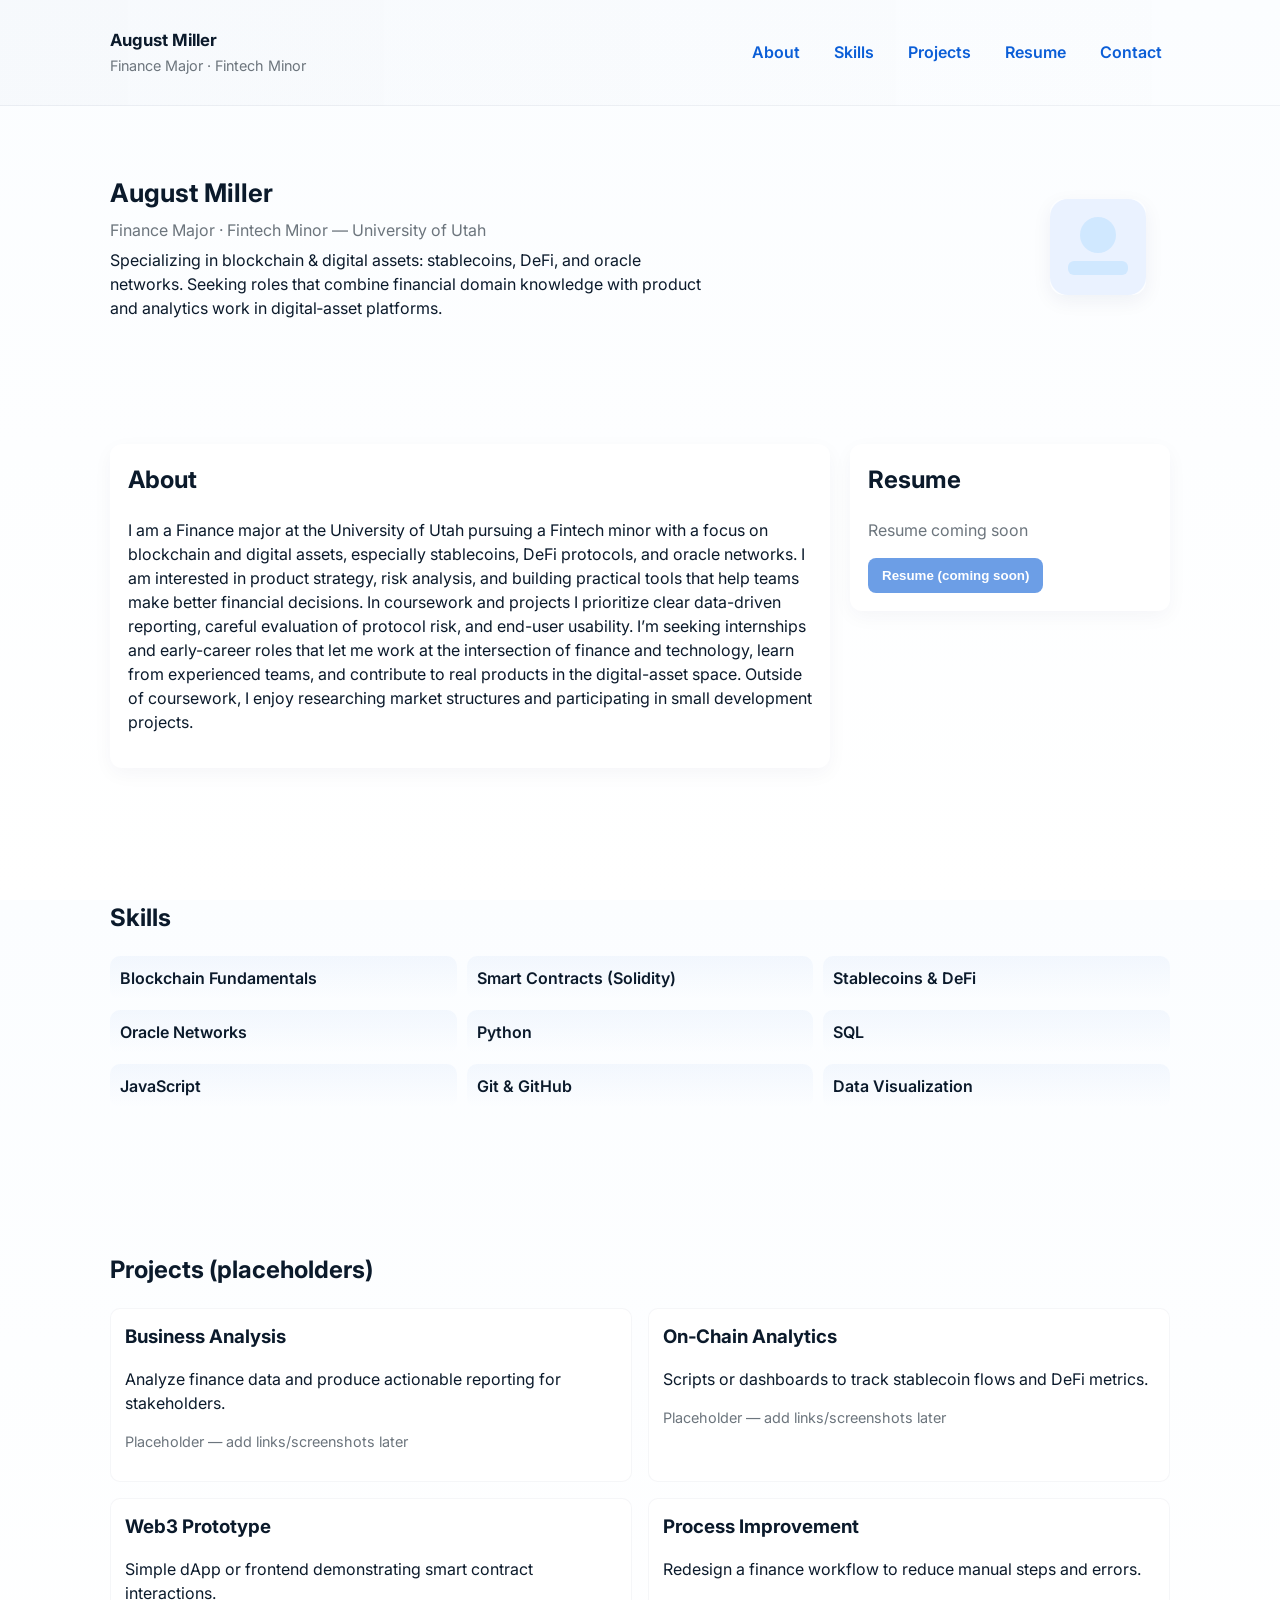
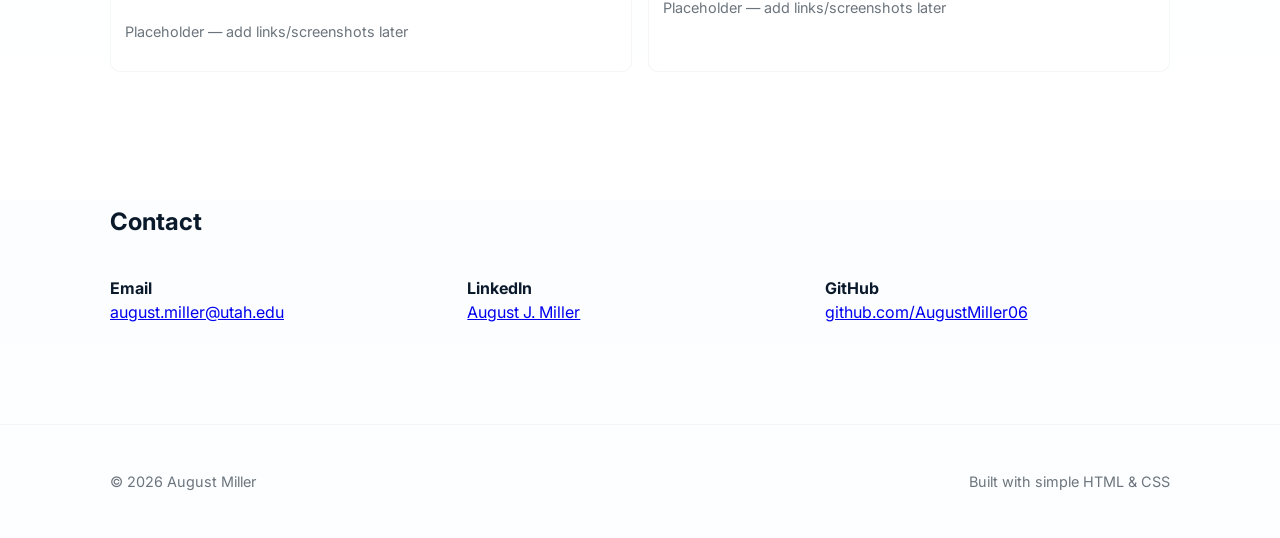
<file: index.html>
<!doctype html>
<html lang="en">
<head>
  <meta charset="utf-8" />
  <meta name="viewport" content="width=device-width,initial-scale=1" />
  <title>August Miller — Portfolio</title>

  <!-- Google Font -->
  <link href="https://fonts.googleapis.com/css2?family=Inter:wght@300;400;600;700&display=swap" rel="stylesheet">

  <!-- Stylesheet -->
  <link rel="stylesheet" href="styles.css">
</head>
<body>
  <header class="site-header">
    <div class="wrap header-inner">
      <div class="brand">
        <div class="name">August Miller</div>
        <div class="title">Finance Major · Fintech Minor</div>
      </div>

      <nav class="main-nav" aria-label="Primary">
        <a href="#about">About</a>
        <a href="#skills">Skills</a>
        <a href="#projects">Projects</a>
        <a href="#resume">Resume</a>
        <a href="#contact">Contact</a>
      </nav>

      <button class="nav-toggle" aria-expanded="false" aria-label="Toggle navigation">☰</button>
    </div>
  </header>

  <main>
    <section class="hero">
      <div class="wrap hero-inner">
        <div class="hero-left">
          <h1 class="hero-name">August Miller</h1>
          <p class="hero-role">Finance Major · Fintech Minor — University of Utah</p>
          <p class="hero-blurb">
            Specializing in blockchain & digital assets: stablecoins, DeFi, and oracle networks. Seeking roles
            that combine financial domain knowledge with product and analytics work in digital‑asset platforms.
          </p>
        </div>
        <div class="hero-right" aria-hidden="true">
          <div class="avatar" title="August Miller">
            <svg width="96" height="96" viewBox="0 0 96 96" fill="none" xmlns="http://www.w3.org/2000/svg">
              <rect width="96" height="96" rx="18" fill="#EAF2FF"/>
              <circle cx="48" cy="36" r="18" fill="#D0E8FF"/>
              <rect x="18" y="62" width="60" height="14" rx="6" fill="#D0E8FF"/>
            </svg>
          </div>
        </div>
      </div>
    </section>

    <section id="about" class="section">
      <div class="wrap section-grid">
        <div class="card">
          <h2>About</h2>
          <p>
            I am a Finance major at the University of Utah pursuing a Fintech minor with a focus on blockchain and digital assets, 
            especially stablecoins, DeFi protocols, and oracle networks. I am interested in product strategy, risk analysis, 
            and building practical tools that help teams make better financial decisions. In coursework and projects I prioritize 
            clear data-driven reporting, careful evaluation of protocol risk, and end-user usability. I’m seeking internships and 
            early-career roles that let me work at the intersection of finance and technology, learn from experienced teams, and 
            contribute to real products in the digital-asset space. Outside of coursework, I enjoy researching market structures and 
            participating in small development projects.
          </p>
        </div>

        <div class="card">
          <h2 id="resume">Resume</h2>
          <p class="muted">Resume coming soon</p>
          <div class="card-cta">
            <button class="btn" disabled>Resume (coming soon)</button>
          </div>
        </div>
      </div>
    </section>

    <section id="skills" class="section">
      <div class="wrap">
        <h2>Skills</h2>
        <ul class="skills-grid" aria-label="Skills list">
          <li>Blockchain Fundamentals</li>
          <li>Smart Contracts (Solidity)</li>
          <li>Stablecoins & DeFi</li>
          <li>Oracle Networks</li>
          <li>Python</li>
          <li>SQL</li>
          <li>JavaScript</li>
          <li>Git & GitHub</li>
          <li>Data Visualization</li>
        </ul>
      </div>
    </section>

    <section id="projects" class="section">
      <div class="wrap">
        <h2>Projects (placeholders)</h2>
        <div class="projects-grid">
          <article class="project-card">
            <h3>Business Analysis</h3>
            <p>Analyze finance data and produce actionable reporting for stakeholders.</p>
            <p class="small muted">Placeholder — add links/screenshots later</p>
          </article>

          <article class="project-card">
            <h3>On‑Chain Analytics</h3>
            <p>Scripts or dashboards to track stablecoin flows and DeFi metrics.</p>
            <p class="small muted">Placeholder — add links/screenshots later</p>
          </article>

          <article class="project-card">
            <h3>Web3 Prototype</h3>
            <p>Simple dApp or frontend demonstrating smart contract interactions.</p>
            <p class="small muted">Placeholder — add links/screenshots later</p>
          </article>

          <article class="project-card">
            <h3>Process Improvement</h3>
            <p>Redesign a finance workflow to reduce manual steps and errors.</p>
            <p class="small muted">Placeholder — add links/screenshots later</p>
          </article>
        </div>
      </div>
    </section>

    <section id="contact" class="section">
      <div class="wrap">
        <h2>Contact</h2>
        <div class="contact-grid">
          <div>
            <p><strong>Email</strong><br><a href="mailto:august.miller@utah.edu">august.miller@utah.edu</a></p>
          </div>
          <div>
            <p><strong>LinkedIn</strong><br><a href="https://www.linkedin.com/in/august-j-miller/" target="_blank" rel="noopener">August J. Miller</a></p>
          </div>
          <div>
            <p><strong>GitHub</strong><br><a href="https://github.com/AugustMiller06" target="_blank" rel="noopener">github.com/AugustMiller06</a></p>
          </div>
        </div>
      </div>
    </section>
  </main>

  <footer class="site-footer">
    <div class="wrap">
      <div class="footer-inner">
        <div class="small muted">&copy; <span id="year"></span> August Miller</div>
        <div class="small muted">Built with simple HTML & CSS</div>
      </div>
    </div>
  </footer>

  <script>
    // Year
    document.getElementById('year').textContent = new Date().getFullYear();

    // Mobile nav toggle
    const navToggle = document.querySelector('.nav-toggle');
    const nav = document.querySelector('.main-nav');
    navToggle.addEventListener('click', () => {
      const expanded = navToggle.getAttribute('aria-expanded') === 'true';
      navToggle.setAttribute('aria-expanded', String(!expanded));
      nav.classList.toggle('open');
    });

    // Smooth scroll
    document.querySelectorAll('a[href^="#"]').forEach(a=>{
      a.addEventListener('click', e=>{
        const target = document.querySelector(a.getAttribute('href'));
        if (target) { e.preventDefault(); target.scrollIntoView({behavior:'smooth', block:'start'}); }
      });
    });
  </script>
</body>
</html>
</file>
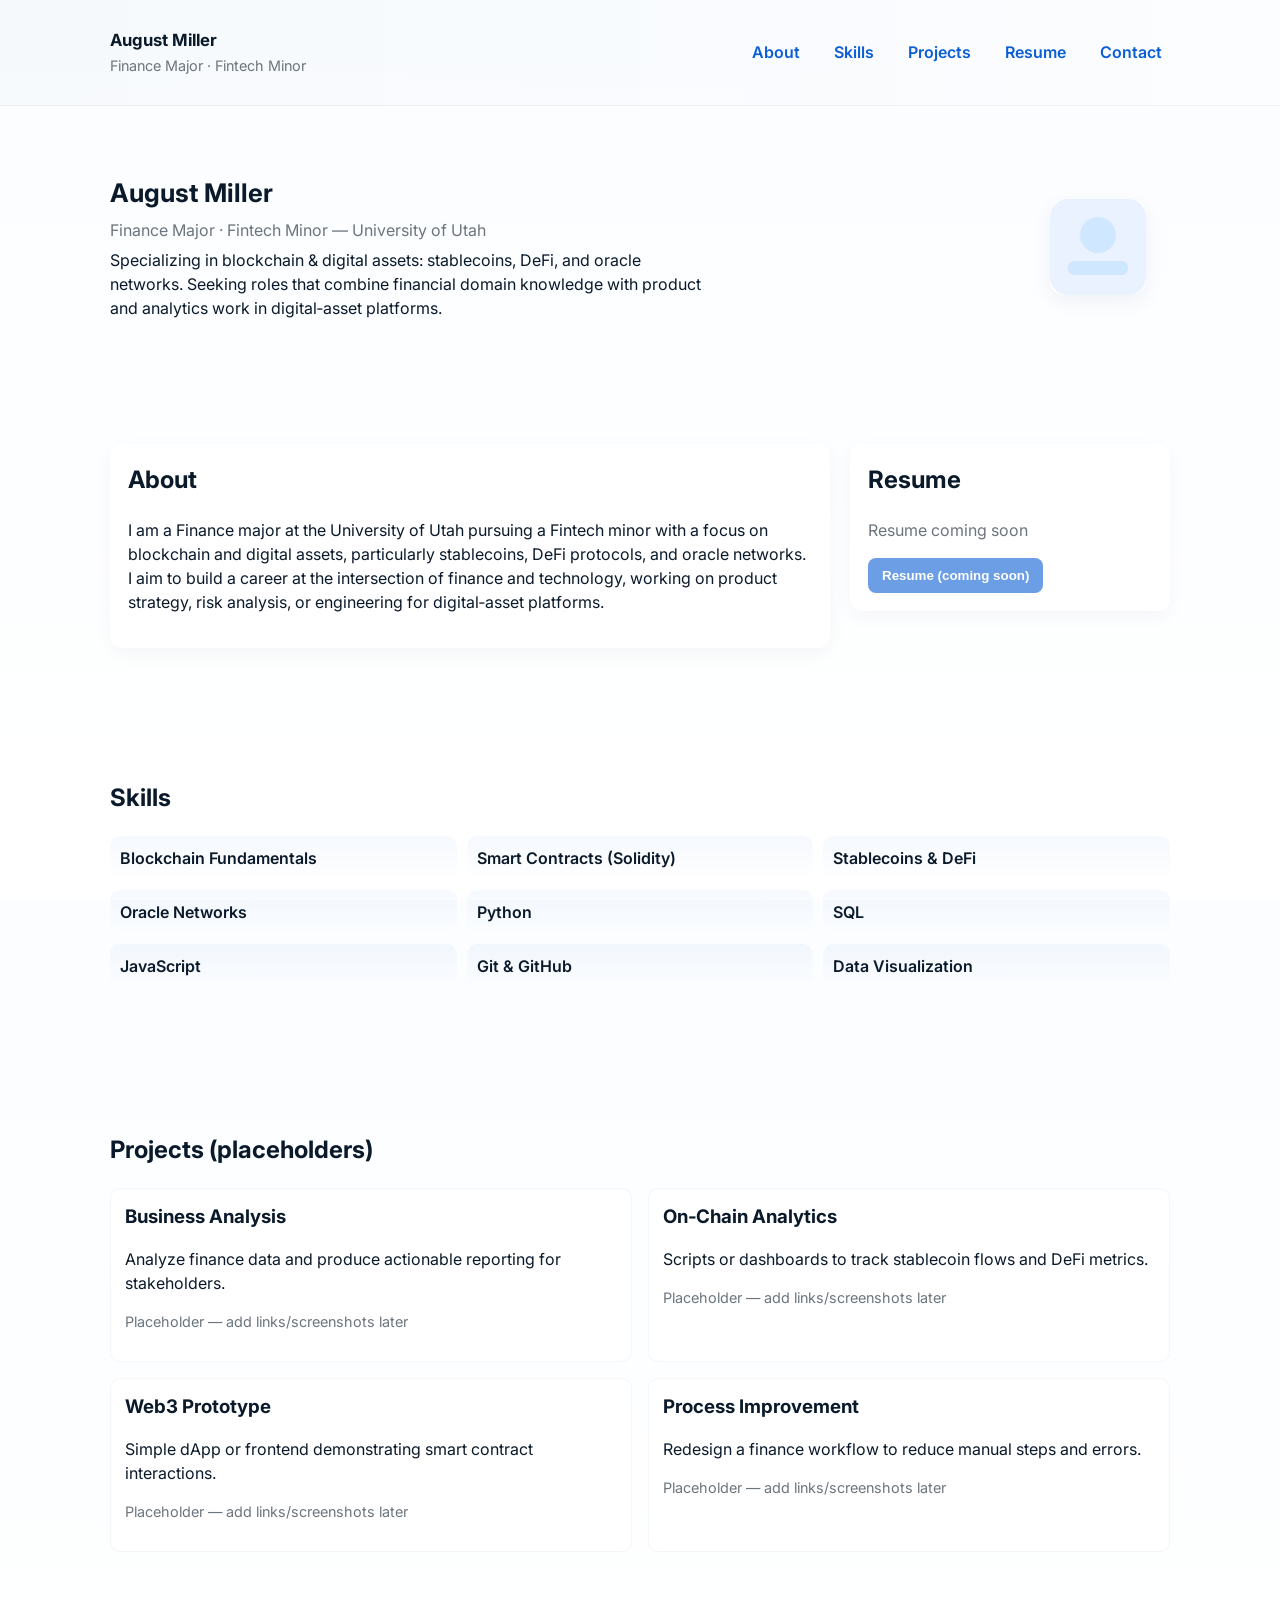
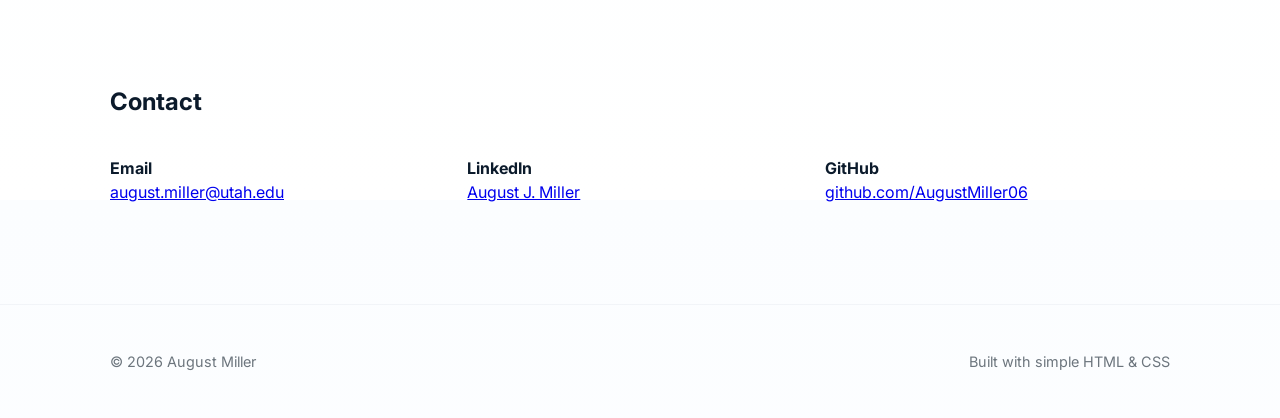
<file: index_Version5.html>
<!doctype html>
<html lang="en">
<head>
  <meta charset="utf-8" />
  <meta name="viewport" content="width=device-width,initial-scale=1" />
  <title>August Miller — Portfolio</title>

  <!-- Google Font -->
  <link href="https://fonts.googleapis.com/css2?family=Inter:wght@300;400;600;700&display=swap" rel="stylesheet">

  <!-- Stylesheet -->
  <link rel="stylesheet" href="styles.css">
</head>
<body>
  <header class="site-header">
    <div class="wrap header-inner">
      <div class="brand">
        <div class="name">August Miller</div>
        <div class="title">Finance Major · Fintech Minor</div>
      </div>

      <nav class="main-nav" aria-label="Primary">
        <a href="#about">About</a>
        <a href="#skills">Skills</a>
        <a href="#projects">Projects</a>
        <a href="#resume">Resume</a>
        <a href="#contact">Contact</a>
      </nav>

      <button class="nav-toggle" aria-expanded="false" aria-label="Toggle navigation">☰</button>
    </div>
  </header>

  <main>
    <section class="hero">
      <div class="wrap hero-inner">
        <div class="hero-left">
          <h1 class="hero-name">August Miller</h1>
          <p class="hero-role">Finance Major · Fintech Minor — University of Utah</p>
          <p class="hero-blurb">
            Specializing in blockchain & digital assets: stablecoins, DeFi, and oracle networks. Seeking roles
            that combine financial domain knowledge with product and analytics work in digital‑asset platforms.
          </p>
        </div>
        <div class="hero-right" aria-hidden="true">
          <div class="avatar" title="August Miller">
            <svg width="96" height="96" viewBox="0 0 96 96" fill="none" xmlns="http://www.w3.org/2000/svg">
              <rect width="96" height="96" rx="18" fill="#EAF2FF"/>
              <circle cx="48" cy="36" r="18" fill="#D0E8FF"/>
              <rect x="18" y="62" width="60" height="14" rx="6" fill="#D0E8FF"/>
            </svg>
          </div>
        </div>
      </div>
    </section>

    <section id="about" class="section">
      <div class="wrap section-grid">
        <div class="card">
          <h2>About</h2>
          <p>
            I am a Finance major at the University of Utah pursuing a Fintech minor with a focus on blockchain and digital assets,
            particularly stablecoins, DeFi protocols, and oracle networks. I aim to build a career at the intersection of finance and technology,
            working on product strategy, risk analysis, or engineering for digital‑asset platforms.
          </p>
        </div>

        <div class="card">
          <h2 id="resume">Resume</h2>
          <p class="muted">Resume coming soon</p>
          <div class="card-cta">
            <button class="btn" disabled>Resume (coming soon)</button>
          </div>
        </div>
      </div>
    </section>

    <section id="skills" class="section">
      <div class="wrap">
        <h2>Skills</h2>
        <ul class="skills-grid" aria-label="Skills list">
          <li>Blockchain Fundamentals</li>
          <li>Smart Contracts (Solidity)</li>
          <li>Stablecoins & DeFi</li>
          <li>Oracle Networks</li>
          <li>Python</li>
          <li>SQL</li>
          <li>JavaScript</li>
          <li>Git & GitHub</li>
          <li>Data Visualization</li>
        </ul>
      </div>
    </section>

    <section id="projects" class="section">
      <div class="wrap">
        <h2>Projects (placeholders)</h2>
        <div class="projects-grid">
          <article class="project-card">
            <h3>Business Analysis</h3>
            <p>Analyze finance data and produce actionable reporting for stakeholders.</p>
            <p class="small muted">Placeholder — add links/screenshots later</p>
          </article>

          <article class="project-card">
            <h3>On‑Chain Analytics</h3>
            <p>Scripts or dashboards to track stablecoin flows and DeFi metrics.</p>
            <p class="small muted">Placeholder — add links/screenshots later</p>
          </article>

          <article class="project-card">
            <h3>Web3 Prototype</h3>
            <p>Simple dApp or frontend demonstrating smart contract interactions.</p>
            <p class="small muted">Placeholder — add links/screenshots later</p>
          </article>

          <article class="project-card">
            <h3>Process Improvement</h3>
            <p>Redesign a finance workflow to reduce manual steps and errors.</p>
            <p class="small muted">Placeholder — add links/screenshots later</p>
          </article>
        </div>
      </div>
    </section>

    <section id="contact" class="section">
      <div class="wrap">
        <h2>Contact</h2>
        <div class="contact-grid">
          <div>
            <p><strong>Email</strong><br><a href="mailto:august.miller@utah.edu">august.miller@utah.edu</a></p>
          </div>
          <div>
            <p><strong>LinkedIn</strong><br><a href="https://www.linkedin.com/in/august-j-miller/" target="_blank" rel="noopener">August J. Miller</a></p>
          </div>
          <div>
            <p><strong>GitHub</strong><br><a href="https://github.com/AugustMiller06" target="_blank" rel="noopener">github.com/AugustMiller06</a></p>
          </div>
        </div>
      </div>
    </section>
  </main>

  <footer class="site-footer">
    <div class="wrap">
      <div class="footer-inner">
        <div class="small muted">&copy; <span id="year"></span> August Miller</div>
        <div class="small muted">Built with simple HTML & CSS</div>
      </div>
    </div>
  </footer>

  <script>
    // Year
    document.getElementById('year').textContent = new Date().getFullYear();

    // Mobile nav toggle
    const navToggle = document.querySelector('.nav-toggle');
    const nav = document.querySelector('.main-nav');
    navToggle.addEventListener('click', () => {
      const expanded = navToggle.getAttribute('aria-expanded') === 'true';
      navToggle.setAttribute('aria-expanded', String(!expanded));
      nav.classList.toggle('open');
    });

    // Smooth scroll
    document.querySelectorAll('a[href^="#"]').forEach(a=>{
      a.addEventListener('click', e=>{
        const target = document.querySelector(a.getAttribute('href'));
        if (target) { e.preventDefault(); target.scrollIntoView({behavior:'smooth', block:'start'}); }
      });
    });
  </script>
</body>
</html>
</file>
<file: styles.css>
:root{
  --bg: #ffffff;
  --card: #ffffff;
  --accent: #0b5ed7;
  --muted: #6c757d;
  --text: #0b1a2b;
  --glass: rgba(11,94,215,0.06);
  --radius: 12px;
  --wrap: 1100px;
  font-family: 'Inter', system-ui, -apple-system, "Segoe UI", Roboto, "Helvetica Neue", Arial;
  color-scheme: light;
}

*{box-sizing:border-box}
html,body{height:100%}
body{
  margin:0;
  background: linear-gradient(180deg,#fbfdff 0%,#ffffff 100%);
  color:var(--text);
  -webkit-font-smoothing:antialiased;
  -moz-osx-font-smoothing:grayscale;
  line-height:1.5;
  font-size:16px;
}

/* Layout helpers */
.wrap{max-width:var(--wrap);margin:0 auto;padding:28px 20px}

/* Header */
.site-header{
  border-bottom:1px solid rgba(15,35,70,0.05);
  background:linear-gradient(90deg, rgba(10,51,117,0.02), transparent);
  position:sticky;top:0;z-index:20;
}
.header-inner{display:flex;align-items:center;gap:18px;justify-content:space-between}
.brand .name{font-weight:700;font-size:1.05rem}
.brand .title{color:var(--muted);font-size:0.9rem;margin-top:2px}

/* Navigation */
.main-nav{display:flex;gap:18px;align-items:center}
.main-nav a{color:var(--accent);text-decoration:none;font-weight:600;padding:8px;border-radius:8px}
.main-nav a:hover, .main-nav a:focus{background:var(--glass);outline:2px solid transparent}
.nav-toggle{display:none;background:none;border:0;font-size:1.2rem;color:var(--accent);cursor:pointer}

/* Hero */
.hero{padding:40px 0}
.hero-inner{display:grid;grid-template-columns:1fr 120px;gap:20px;align-items:center}
.hero-name{font-size:1.6rem;margin:0;font-weight:700}
.hero-role{margin:6px 0;color:var(--muted)}
.hero-blurb{margin:0;color:var(--text);max-width:60ch}
.avatar{width:96px;height:96px;border-radius:14px;display:flex;align-items:center;justify-content:center;box-shadow:0 6px 20px rgba(12,38,86,0.06);}

/* Sections */
.section{padding:28px 0}
.section-grid{display:grid;grid-template-columns:1fr 320px;gap:20px;align-items:start}
.card{background:var(--card);padding:18px;border-radius:12px;box-shadow:0 6px 20px rgba(12,38,86,0.04)}
.card h2{margin-top:0}
.card-cta{margin-top:12px}
.btn{background:var(--accent);color:#fff;border:0;padding:10px 14px;border-radius:8px;font-weight:600;cursor:pointer}
.btn[disabled]{opacity:0.6;cursor:default}

/* Skills */
.skills-grid{display:grid;grid-template-columns:repeat(3,1fr);gap:10px;list-style:none;padding:0;margin:12px 0}
.skills-grid li{background:linear-gradient(180deg,rgba(11,94,215,0.04),transparent);padding:10px;border-radius:10px;font-weight:600;color:var(--text)}

/* Projects */
.projects-grid{display:grid;grid-template-columns:repeat(2,1fr);gap:16px;margin-top:12px}
.project-card{background:#fff;padding:14px;border-radius:10px;border:1px solid rgba(15,35,70,0.04)}
.project-card h3{margin:0 0 8px 0}

/* Contact */
.contact-grid{display:grid;grid-template-columns:repeat(3,1fr);gap:12px}

/* Footer */
.site-footer{border-top:1px solid rgba(15,35,70,0.04);margin-top:28px;background:transparent}
.footer-inner{display:flex;justify-content:space-between;gap:12px;align-items:center;padding:18px 0}
.small{font-size:0.9rem}
.muted{color:var(--muted)}

/* Responsive */
@media (max-width:920px){
  .projects-grid{grid-template-columns:repeat(1,1fr)}
  .section-grid{grid-template-columns:1fr}
  .hero-inner{grid-template-columns:1fr 96px}
  .skills-grid{grid-template-columns:repeat(2,1fr)}
}

@media (max-width:640px){
  .main-nav{position:absolute;right:20px;top:64px;background:white;padding:12px;border-radius:10px;box-shadow:0 8px 30px rgba(12,38,86,0.08);display:none}
  .main-nav.open{display:flex;flex-direction:column;gap:8px}
  .nav-toggle{display:inline-block}
  .header-inner{align-items:center}
  .contact-grid{grid-template-columns:1fr}
  .skills-grid{grid-template-columns:repeat(1,1fr)}
}
</file>
